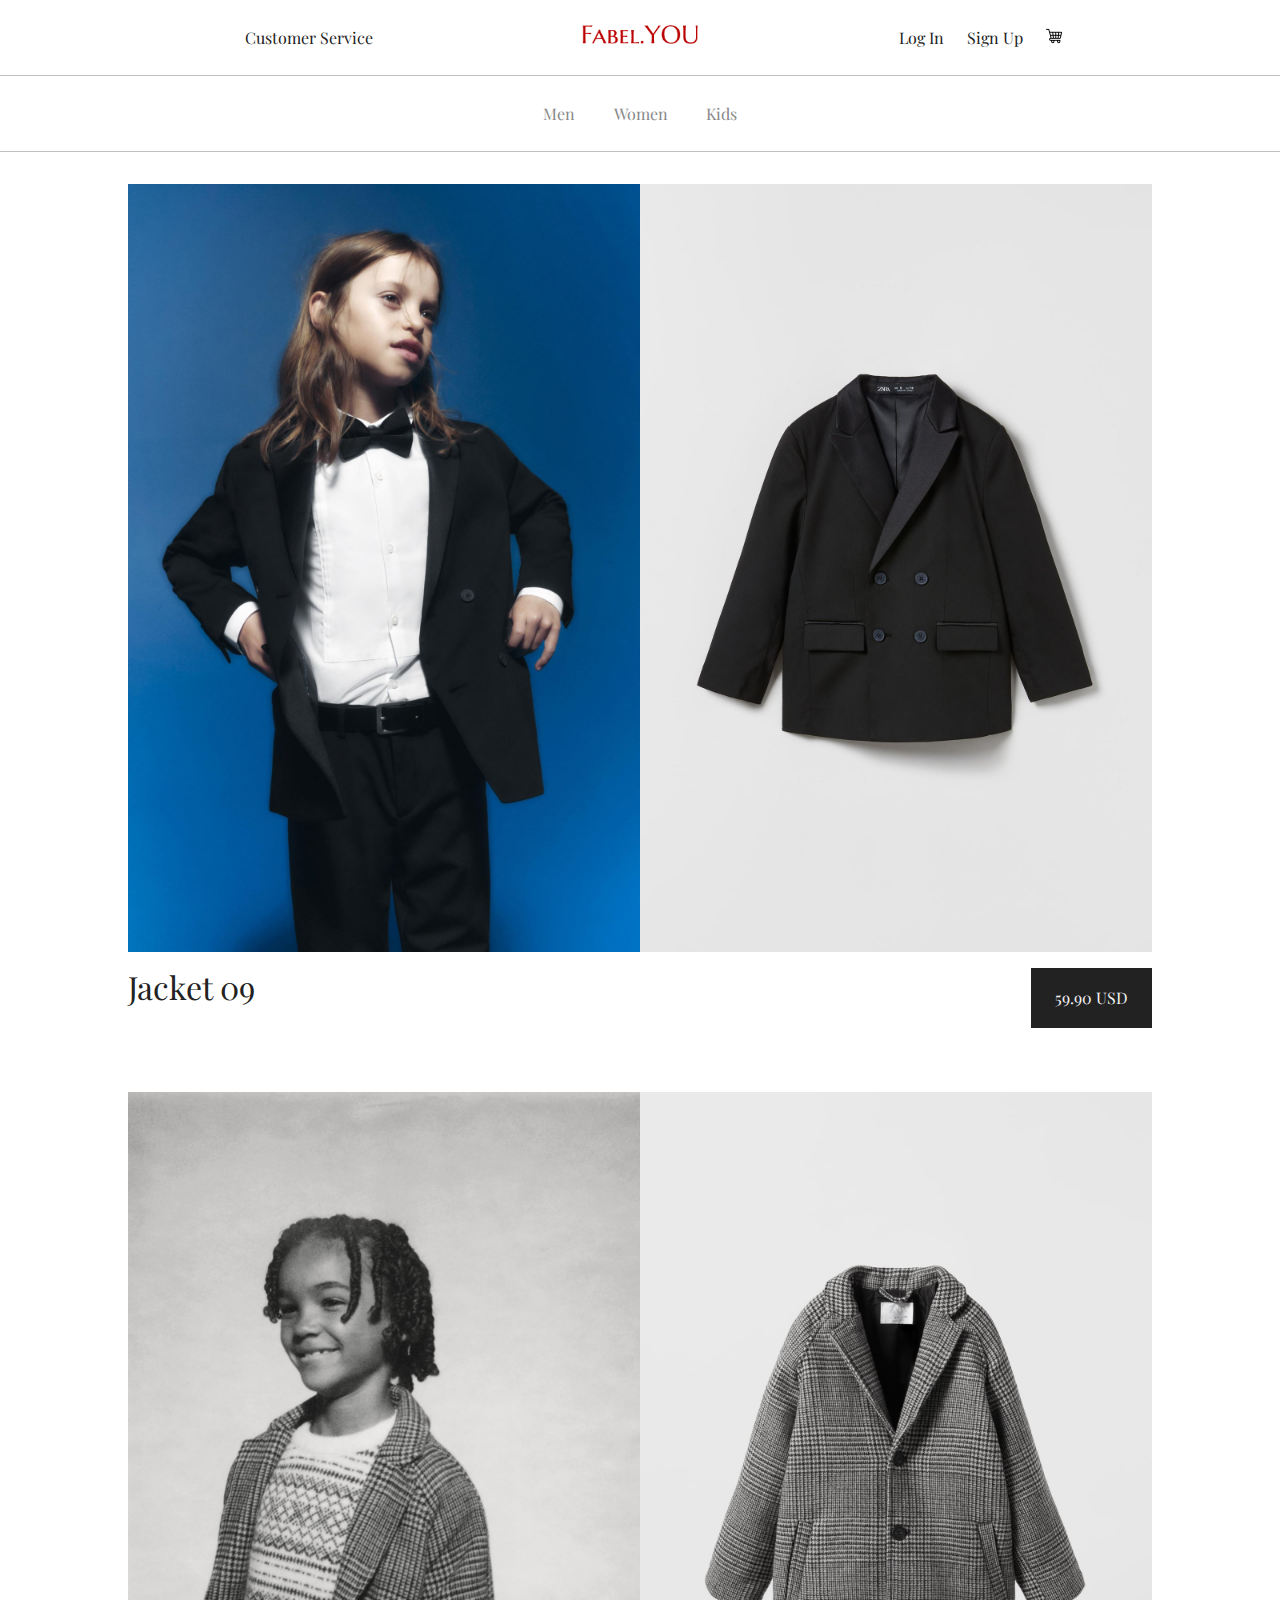
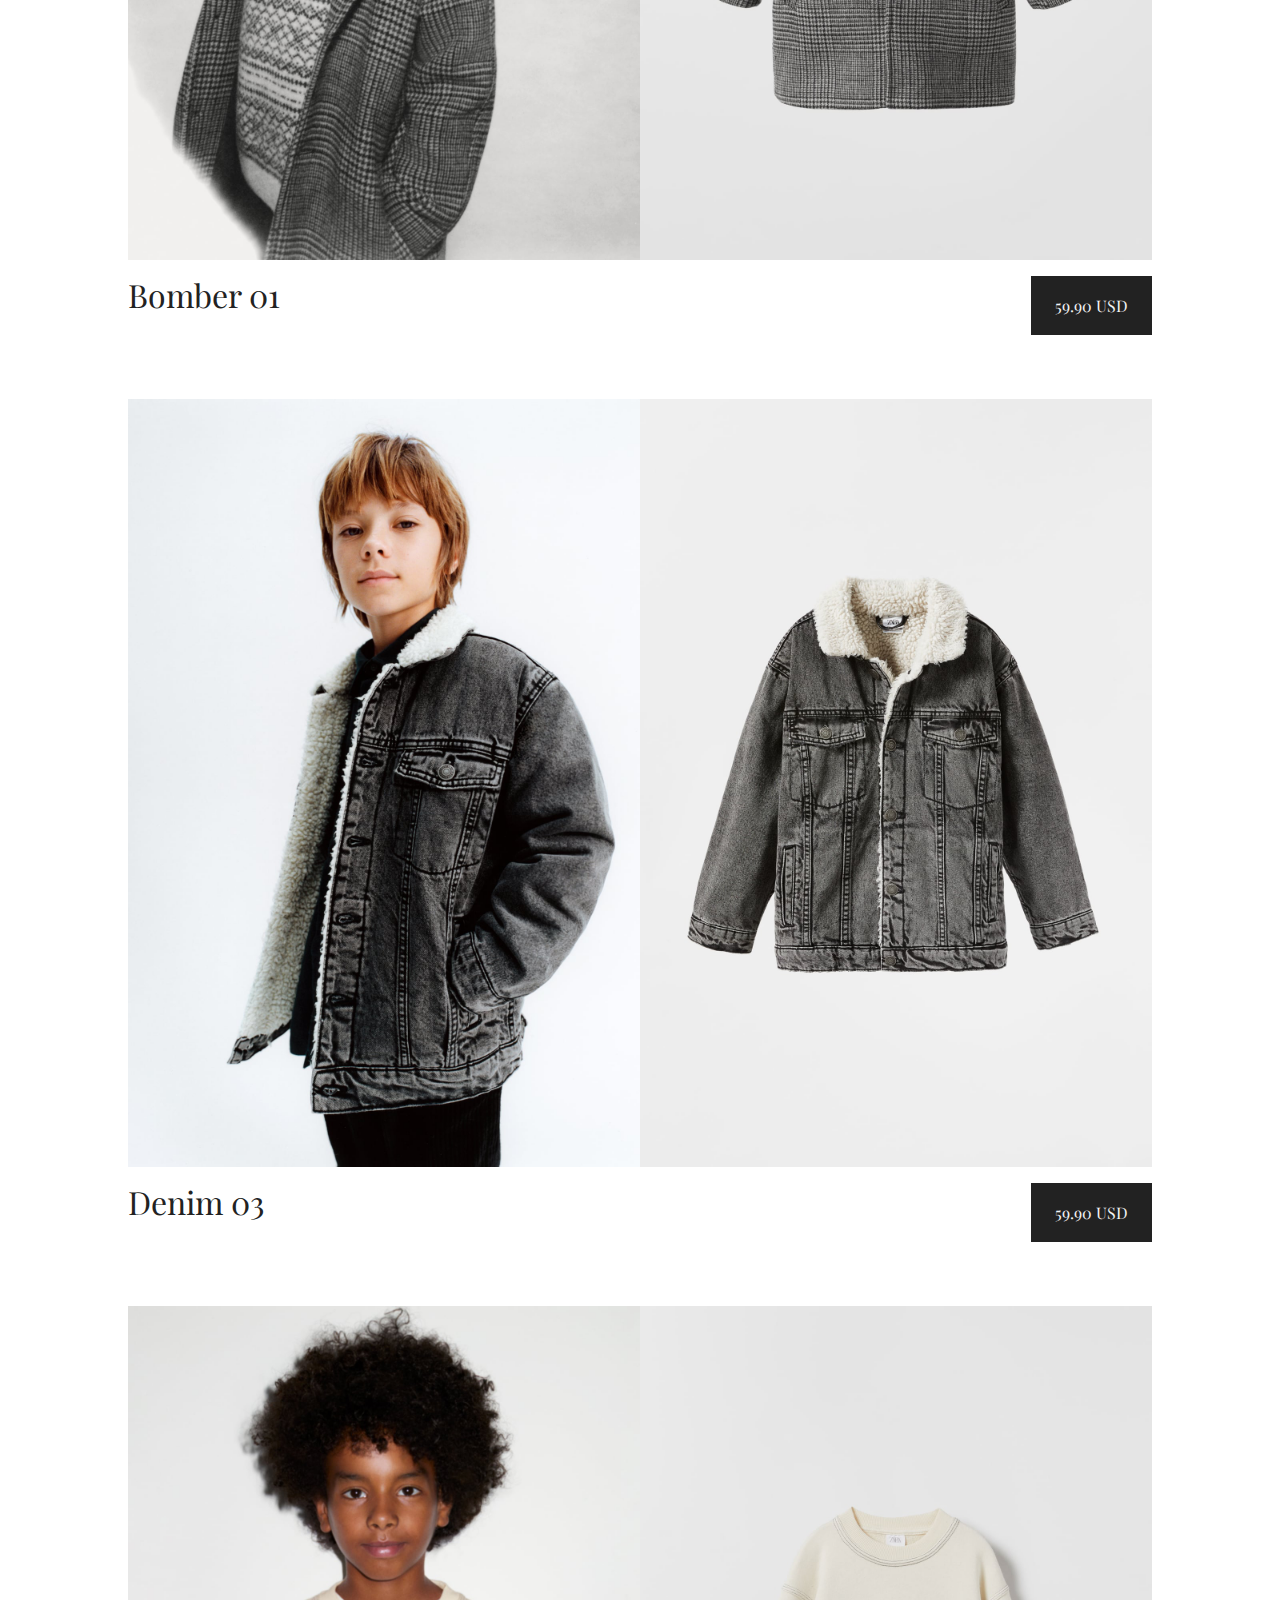
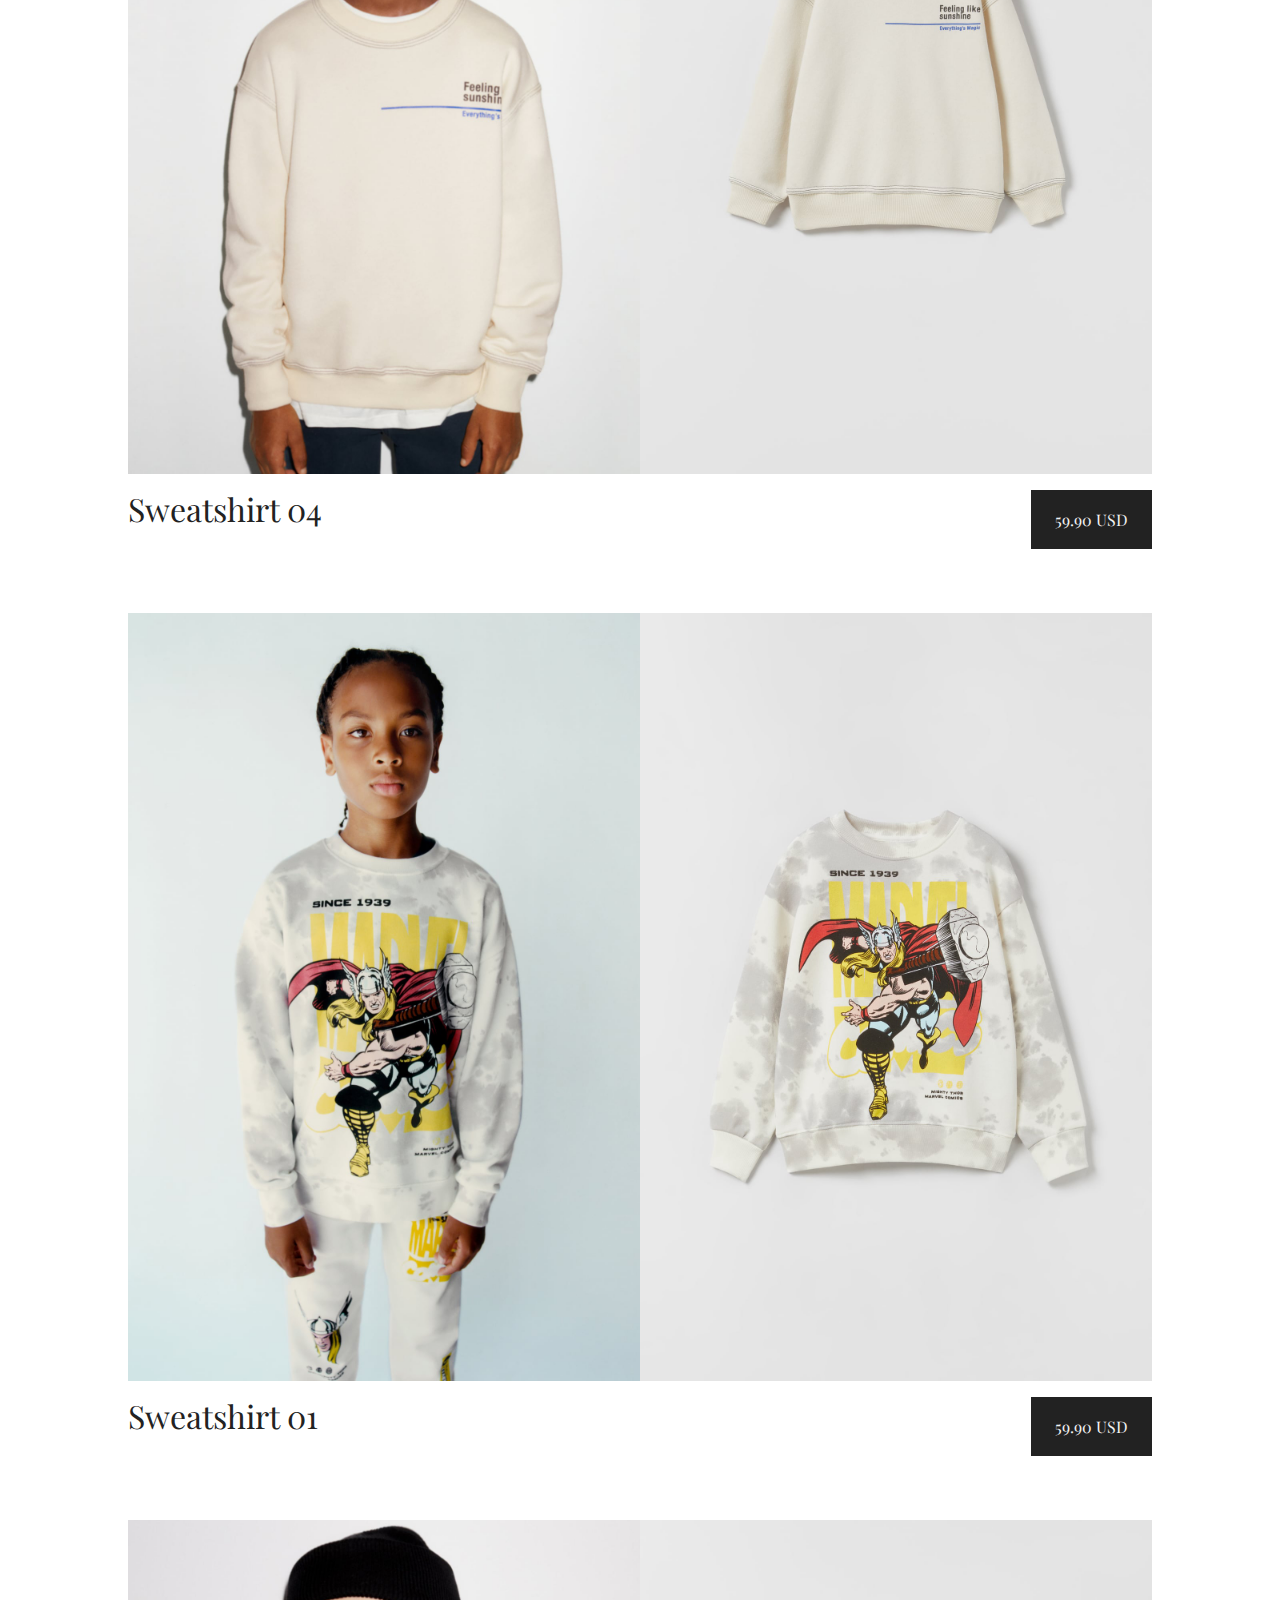
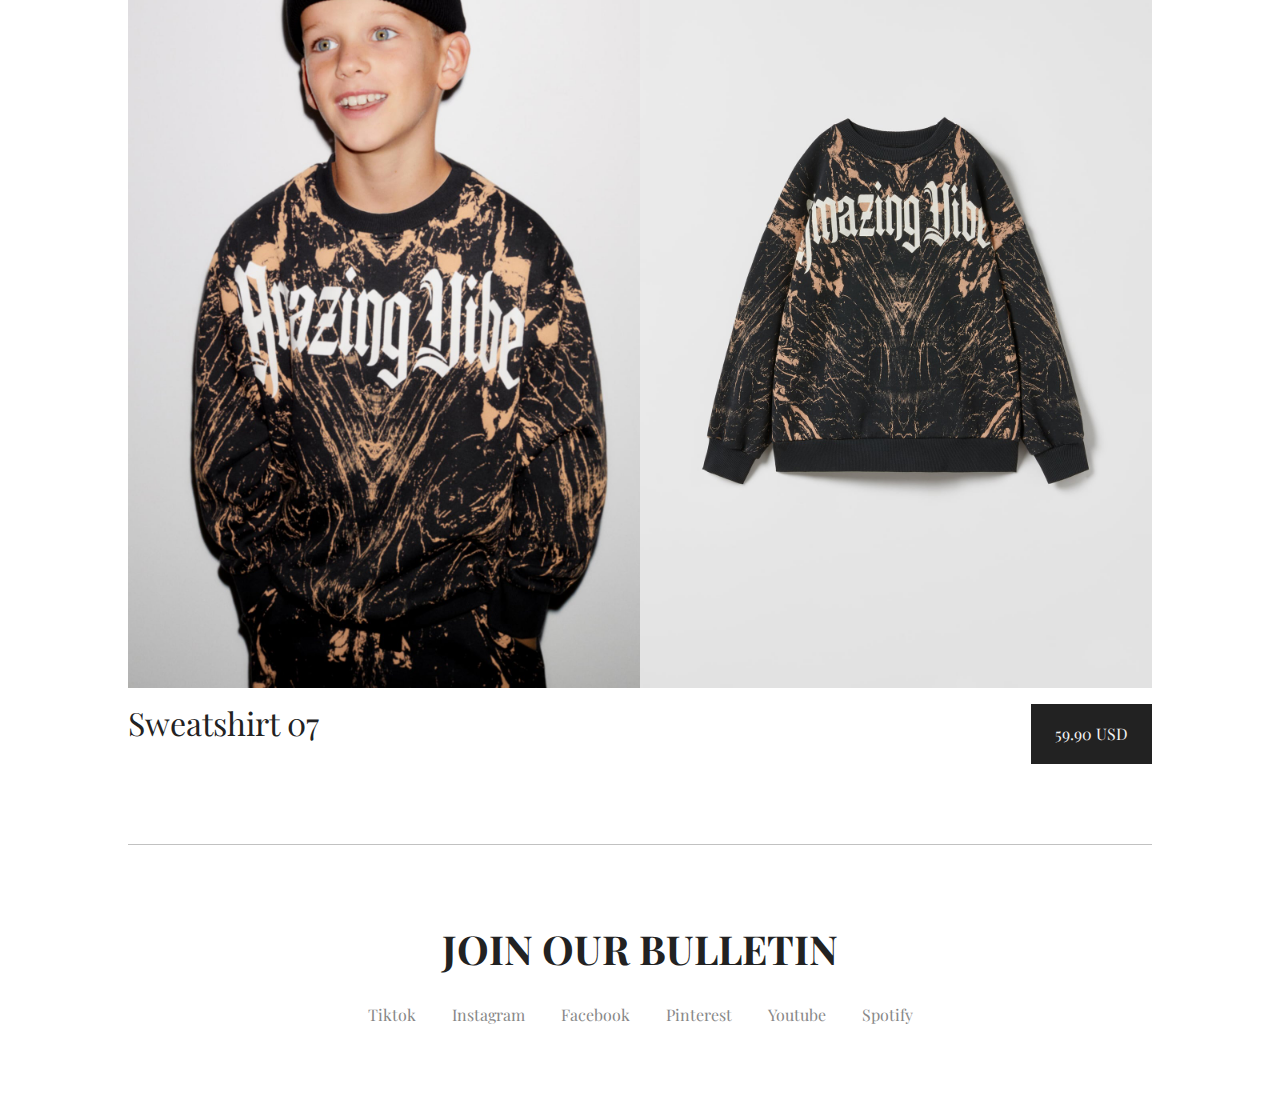
<file: kids.html>
<!DOCTYPE html>
<html lang="en">

<head>
    <meta charset="UTF-8">
    <meta http-equiv="X-UA-Compatible" content="IE=edge">
    <meta name="viewport" content="width=device-width, initial-scale=1.0">

    <link rel="stylesheet" href="style.css">
    <link rel="preconnect" href="https://fonts.googleapis.com">
    <link rel="preconnect" href="https://fonts.gstatic.com" crossorigin>
    <link
        href="https://fonts.googleapis.com/css2?family=IBM+Plex+Sans:ital,wght@0,300;0,500;0,700;1,300;1,500;1,700&family=Playfair+Display:ital,wght@0,400;0,600;0,700;0,800;1,400;1,600;1,700&display=swap"
        rel="stylesheet">
    <title>Fabel You</title>
</head>

<body>

    <nav class="navbar wrapper">
        <a href="#" class="navbar-link">Customer Service</a>
        <a href="index.html" class="navbar-logo"><img src="assets/logo.png" alt="logo"></a>
        <div class="navbar-action">
            <a href="#" class="navbar-action_link">Log In</a>
            <a href="#" class="navbar-action_link">Sign Up</a>
            <a href="#" class="navbar-action_link"><img src="assets/shopping-cart.png" alt="shopping-cart"></a>
        </div>
    </nav>

    <section class="option">
        <a href="men.html" class="option-links">Men</a>
        <a href="women.html" class="option-links">Women</a>
        <a href="kids.html" class="option-links">Kids</a>
    </section>

    <section class="gallery wrapper">
        <div class="gallery-item">
            <div class="gallery-item__image">
                <img src="assets/kids-jacket-01.jpeg" alt="image-one">
                <img src="assets/kids-jacket-02.jpeg" alt="image-two">
            </div>
            <div class="gallery-item__desc">
                <div class="gallery-item__title">Jacket 09</div>
                <a href="#" class="btn btn--black">59.90 USD</a>
            </div>
        </div>
        <div class="gallery-item">
            <div class="gallery-item__image">
                <img src="assets/kids-jacket-03.jpeg" alt="image-one">
                <img src="assets/kids-jacket-04.jpeg" alt="image-two">
            </div>
            <div class="gallery-item__desc">
                <div class="gallery-item__title">Bomber 01</div>
                <a href="#" class="btn btn--black">59.90 USD</a>
            </div>
        </div>
        <div class="gallery-item">
            <div class="gallery-item__image">
                <img src="assets/kids-jacket-05.jpeg" alt="image-one">
                <img src="assets/kids-jacket-06.jpeg" alt="image-two">
            </div>
            <div class="gallery-item__desc">
                <div class="gallery-item__title">Denim 03</div>
                <a href="#" class="btn btn--black">59.90 USD</a>
            </div>
        </div>
        <div class="gallery-item">
            <div class="gallery-item__image">
                <img src="assets/kids-sweat-01.jpeg" alt="image-one">
                <img src="assets/kids-sweat-02.jpeg" alt="image-two">
            </div>
            <div class="gallery-item__desc">
                <div class="gallery-item__title">Sweatshirt 04</div>
                <a href="#" class="btn btn--black">59.90 USD</a>
            </div>
        </div>
        <div class="gallery-item">
            <div class="gallery-item__image">
                <img src="assets/kids-sweat-03.jpeg" alt="image-one">
                <img src="assets/kids-sweat-04.jpeg" alt="image-two">
            </div>
            <div class="gallery-item__desc">
                <div class="gallery-item__title">Sweatshirt 01</div>
                <a href="#" class="btn btn--black">59.90 USD</a>
            </div>
        </div>
        <div class="gallery-item">
            <div class="gallery-item__image">
                <img src="assets/kids-sweat-05.jpeg" alt="image-one">
                <img src="assets/kids-sweat-06.jpeg" alt="image-two">
            </div>
            <div class="gallery-item__desc">
                <div class="gallery-item__title">Sweatshirt 07</div>
                <a href="#" class="btn btn--black">59.90 USD</a>
            </div>
        </div>
    </section>

    <footer class="footer">
        <h2 class="footer-title">Join Our Bulletin</h2>
        <div class="footer-link">
            <a href="#" class="footer-link__item">Tiktok</a>
            <a href="#" class="footer-link__item">Instagram</a>
            <a href="#" class="footer-link__item">Facebook</a>
            <a href="#" class="footer-link__item">Pinterest</a>
            <a href="#" class="footer-link__item">Youtube</a>
            <a href="#" class="footer-link__item">Spotify</a>
        </div>
    </footer>

</body>

</html>
</file>
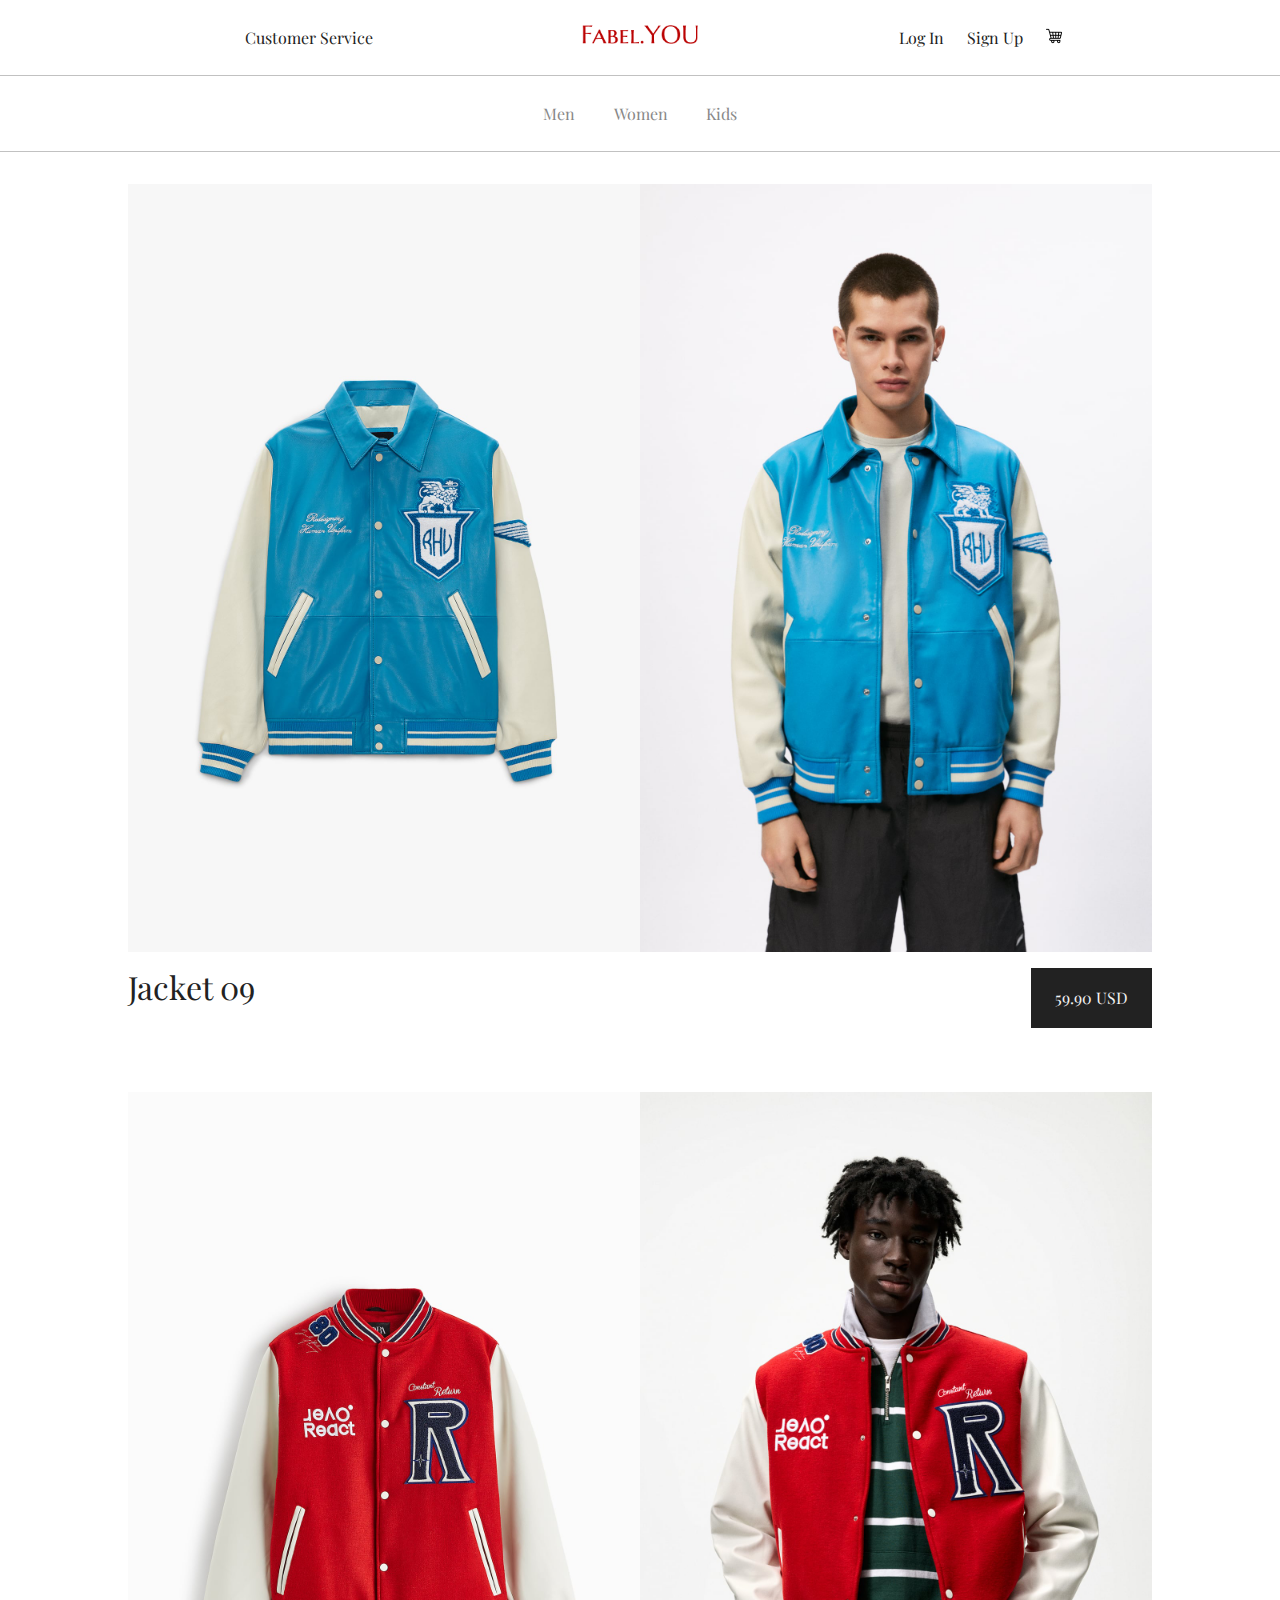
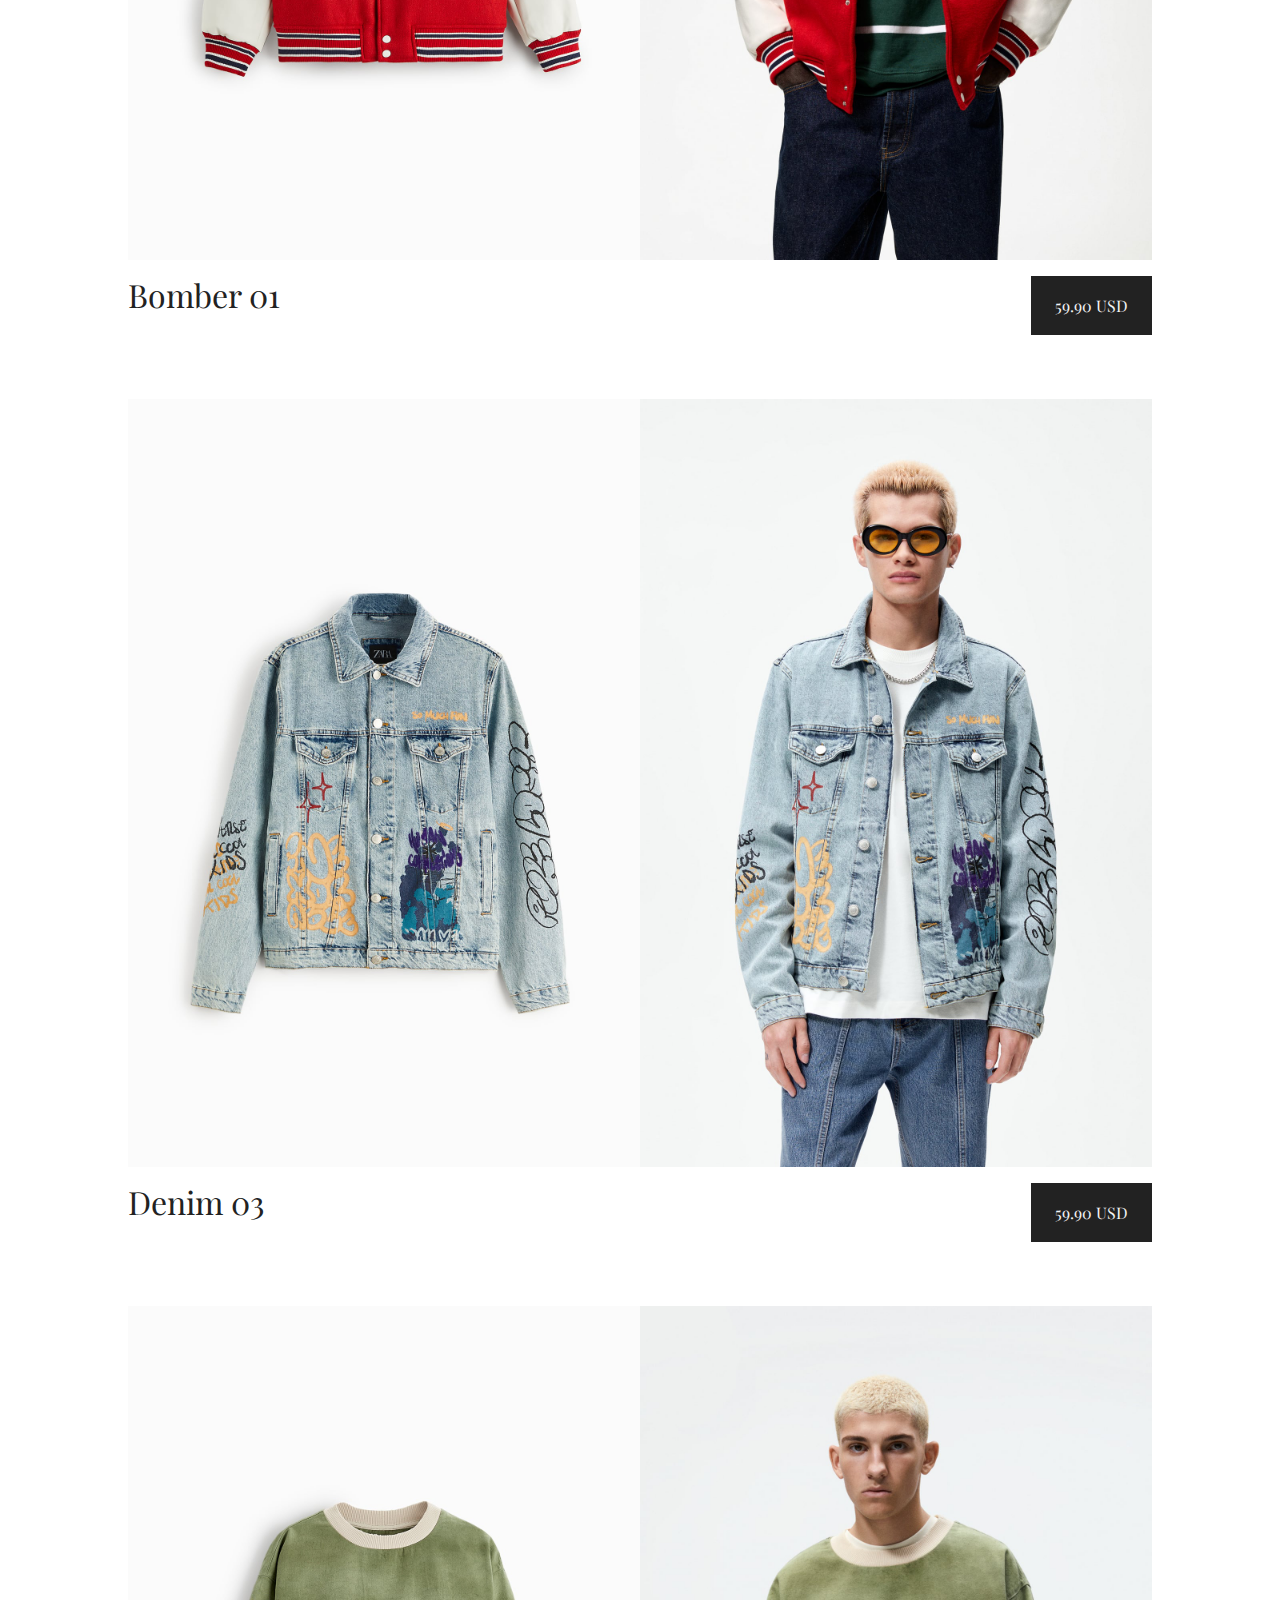
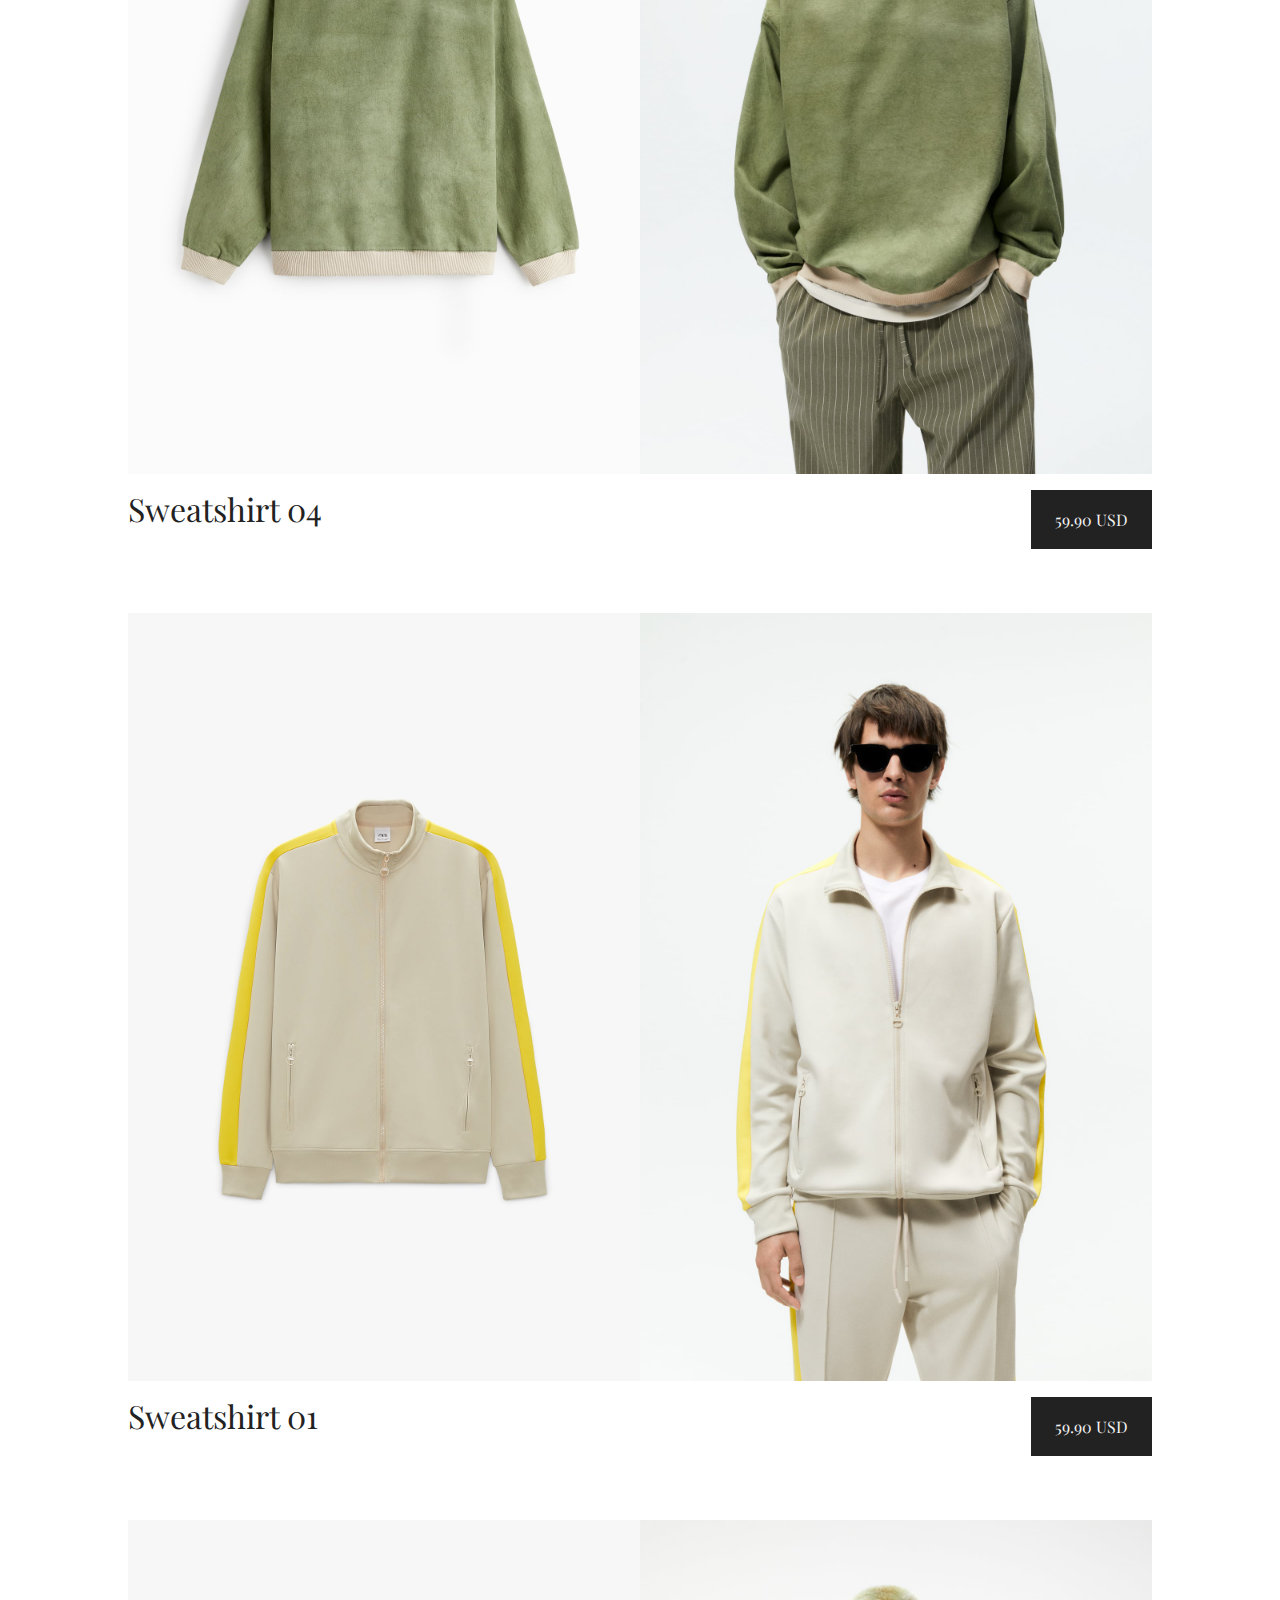
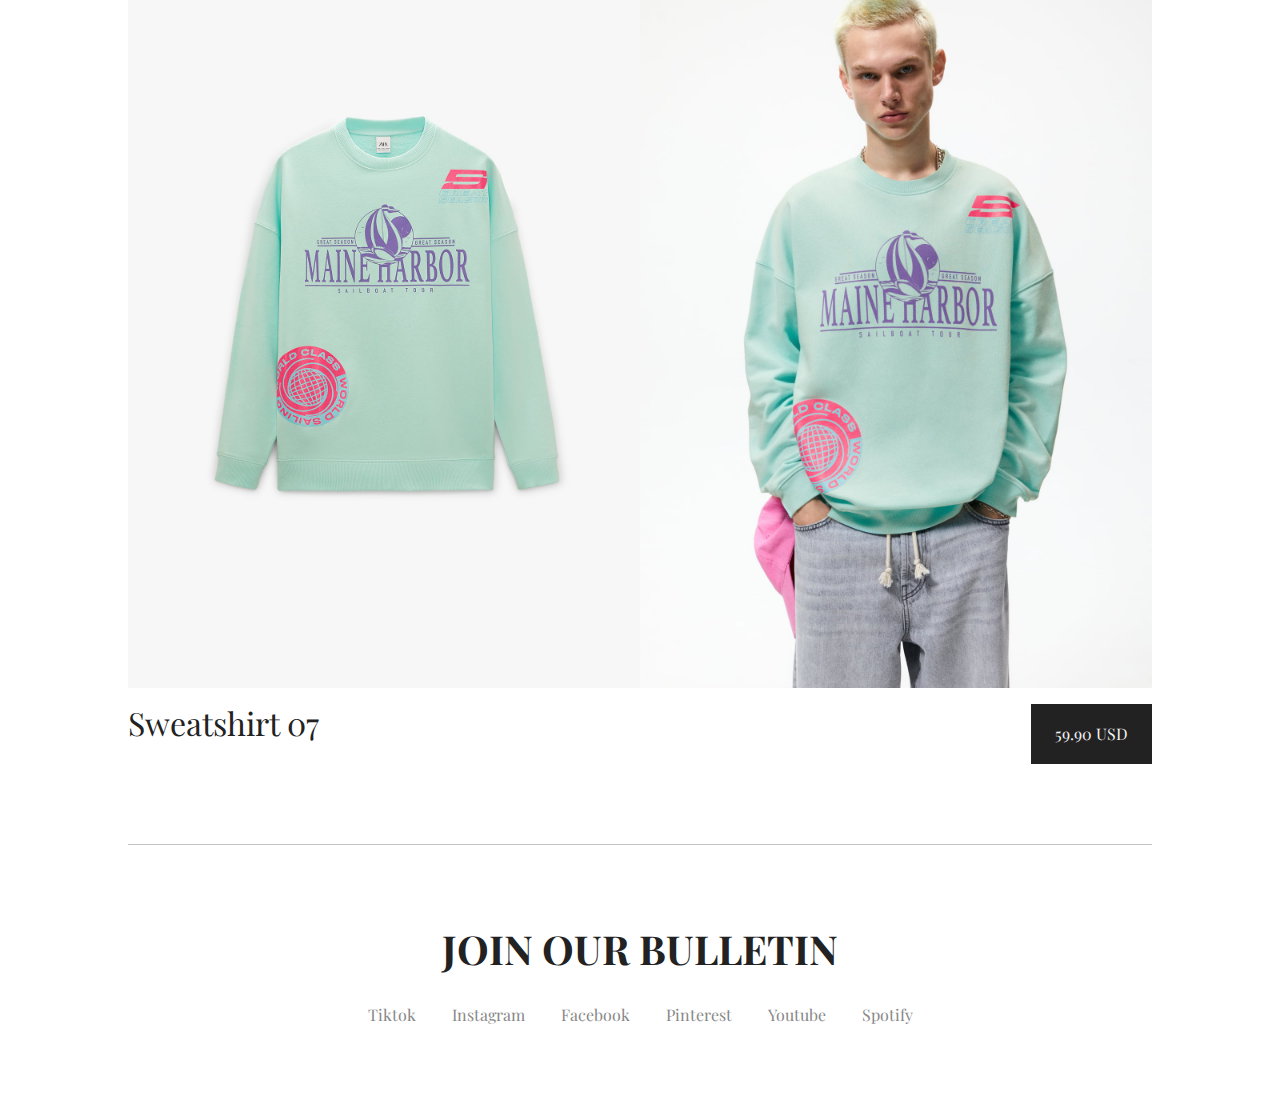
<file: men.html>
<!DOCTYPE html>
<html lang="en">

<head>
    <meta charset="UTF-8">
    <meta http-equiv="X-UA-Compatible" content="IE=edge">
    <meta name="viewport" content="width=device-width, initial-scale=1.0">

    <link rel="stylesheet" href="style.css">
    <link rel="preconnect" href="https://fonts.googleapis.com">
    <link rel="preconnect" href="https://fonts.gstatic.com" crossorigin>
    <link
        href="https://fonts.googleapis.com/css2?family=IBM+Plex+Sans:ital,wght@0,300;0,500;0,700;1,300;1,500;1,700&family=Playfair+Display:ital,wght@0,400;0,600;0,700;0,800;1,400;1,600;1,700&display=swap"
        rel="stylesheet">
    <title>Fabel You</title>
</head>

<body>

    <nav class="navbar wrapper">
        <a href="#" class="navbar-link">Customer Service</a>
        <a href="index.html" class="navbar-logo"><img src="assets/logo.png" alt="logo"></a>
        <div class="navbar-action">
            <a href="#" class="navbar-action_link">Log In</a>
            <a href="#" class="navbar-action_link">Sign Up</a>
            <a href="#" class="navbar-action_link"><img src="assets/shopping-cart.png" alt="shopping-cart"></a>
        </div>
    </nav>

    <section class="option">
        <a href="men.html" class="option-links">Men</a>
        <a href="women.html" class="option-links">Women</a>
        <a href="kids.html" class="option-links">Kids</a>
    </section>

    <section class="gallery wrapper">
        <div class="gallery-item">
            <div class="gallery-item__image">
                <img src="assets/jacket-01.jpeg" alt="image-one">
                <img src="assets/jacket-02.jpeg" alt="image-two">
            </div>
            <div class="gallery-item__desc">
                <div class="gallery-item__title">Jacket 09</div>
                <a href="#" class="btn btn--black">59.90 USD</a>
            </div>
        </div>
        <div class="gallery-item">
            <div class="gallery-item__image">
                <img src="assets/jacket-03.jpeg" alt="image-one">
                <img src="assets/jacket-04.jpeg" alt="image-two">
            </div>
            <div class="gallery-item__desc">
                <div class="gallery-item__title">Bomber 01</div>
                <a href="#" class="btn btn--black">59.90 USD</a>
            </div>
        </div>
        <div class="gallery-item">
            <div class="gallery-item__image">
                <img src="assets/jacket-05.jpeg" alt="image-one">
                <img src="assets/jacket-06.jpeg" alt="image-two">
            </div>
            <div class="gallery-item__desc">
                <div class="gallery-item__title">Denim 03</div>
                <a href="#" class="btn btn--black">59.90 USD</a>
            </div>
        </div>
        <div class="gallery-item">
            <div class="gallery-item__image">
                <img src="assets/sweat-01.jpeg" alt="image-one">
                <img src="assets/sweat-02.jpeg" alt="image-two">
            </div>
            <div class="gallery-item__desc">
                <div class="gallery-item__title">Sweatshirt 04</div>
                <a href="#" class="btn btn--black">59.90 USD</a>
            </div>
        </div>
        <div class="gallery-item">
            <div class="gallery-item__image">
                <img src="assets/sweat-03.jpeg" alt="image-one">
                <img src="assets/sweat-04.jpeg" alt="image-two">
            </div>
            <div class="gallery-item__desc">
                <div class="gallery-item__title">Sweatshirt 01</div>
                <a href="#" class="btn btn--black">59.90 USD</a>
            </div>
        </div>
        <div class="gallery-item">
            <div class="gallery-item__image">
                <img src="assets/sweat-05.jpeg" alt="image-one">
                <img src="assets/sweat-06.jpeg" alt="image-two">
            </div>
            <div class="gallery-item__desc">
                <div class="gallery-item__title">Sweatshirt 07</div>
                <a href="#" class="btn btn--black">59.90 USD</a>
            </div>
        </div>
    </section>

    <footer class="footer">
        <h2 class="footer-title">Join Our Bulletin</h2>
        <div class="footer-link">
            <a href="#" class="footer-link__item">Tiktok</a>
            <a href="#" class="footer-link__item">Instagram</a>
            <a href="#" class="footer-link__item">Facebook</a>
            <a href="#" class="footer-link__item">Pinterest</a>
            <a href="#" class="footer-link__item">Youtube</a>
            <a href="#" class="footer-link__item">Spotify</a>
        </div>
    </footer>

</body>

</html>
</file>
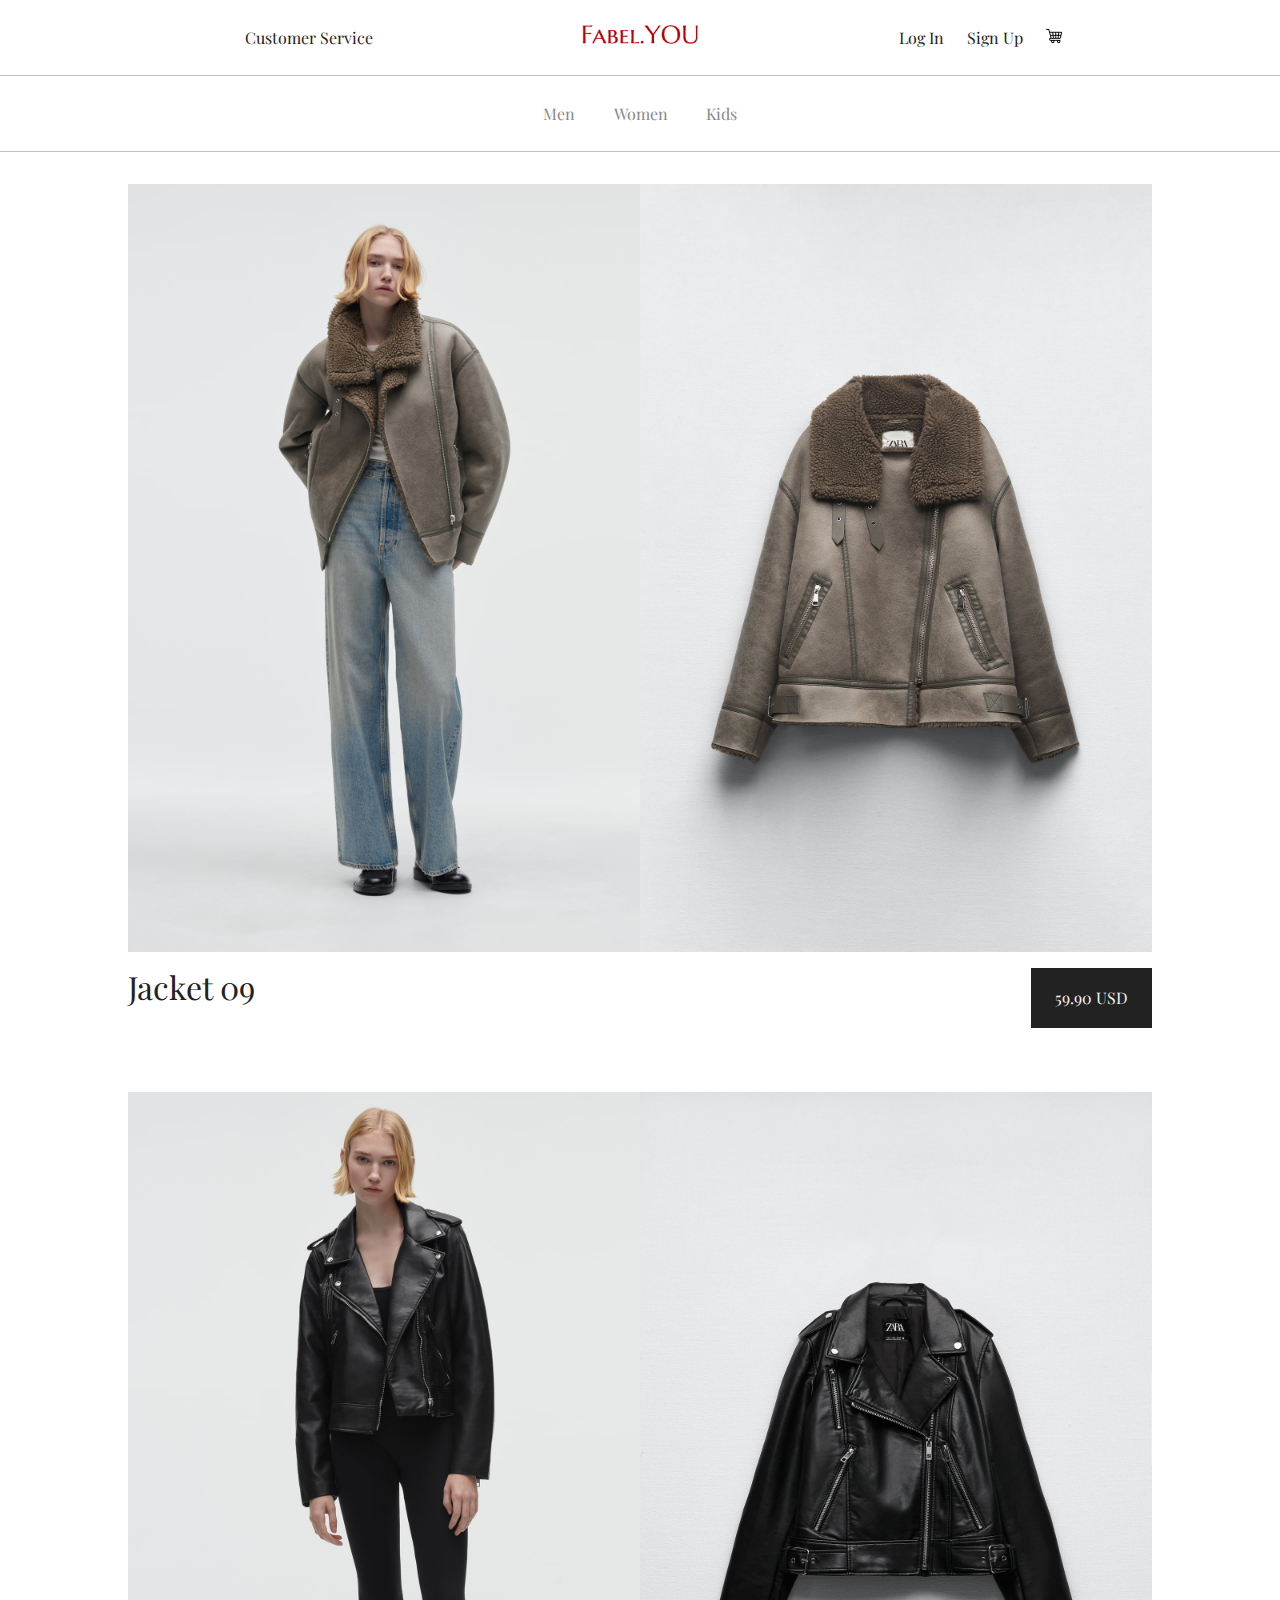
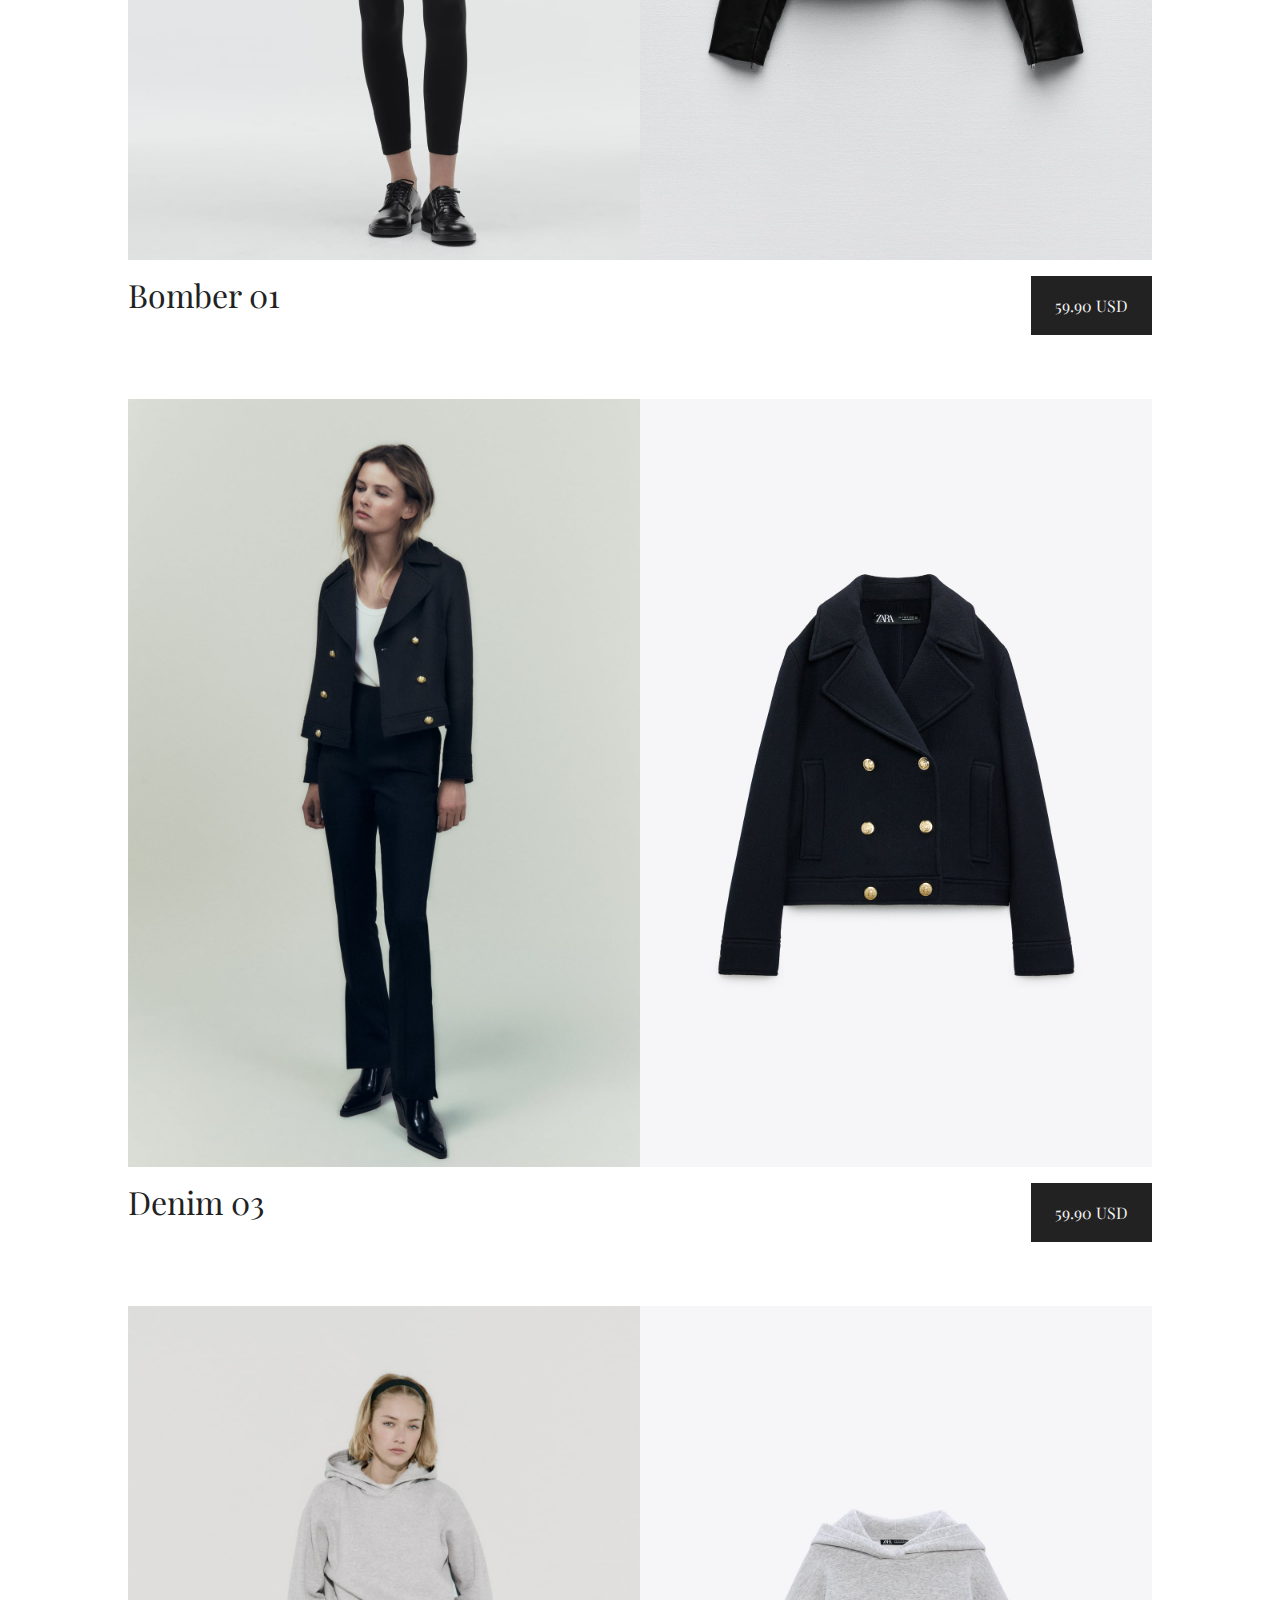
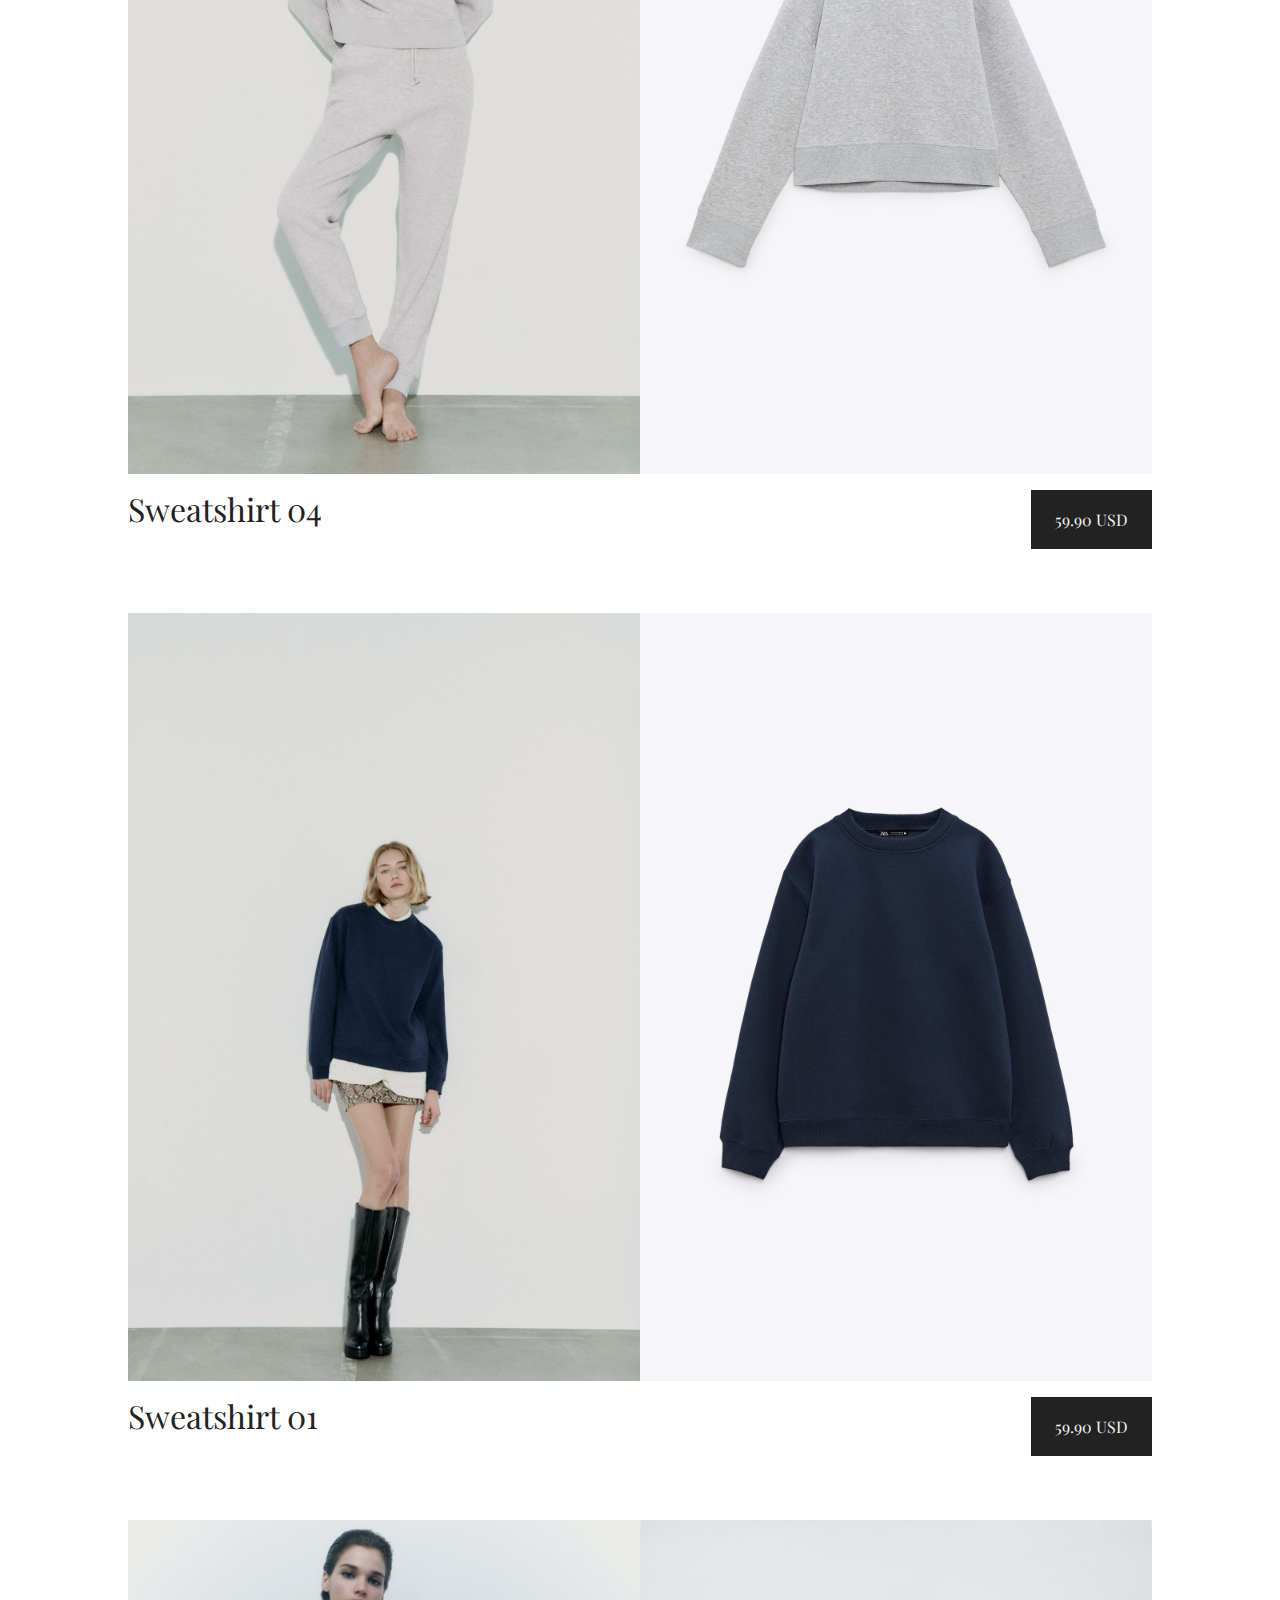
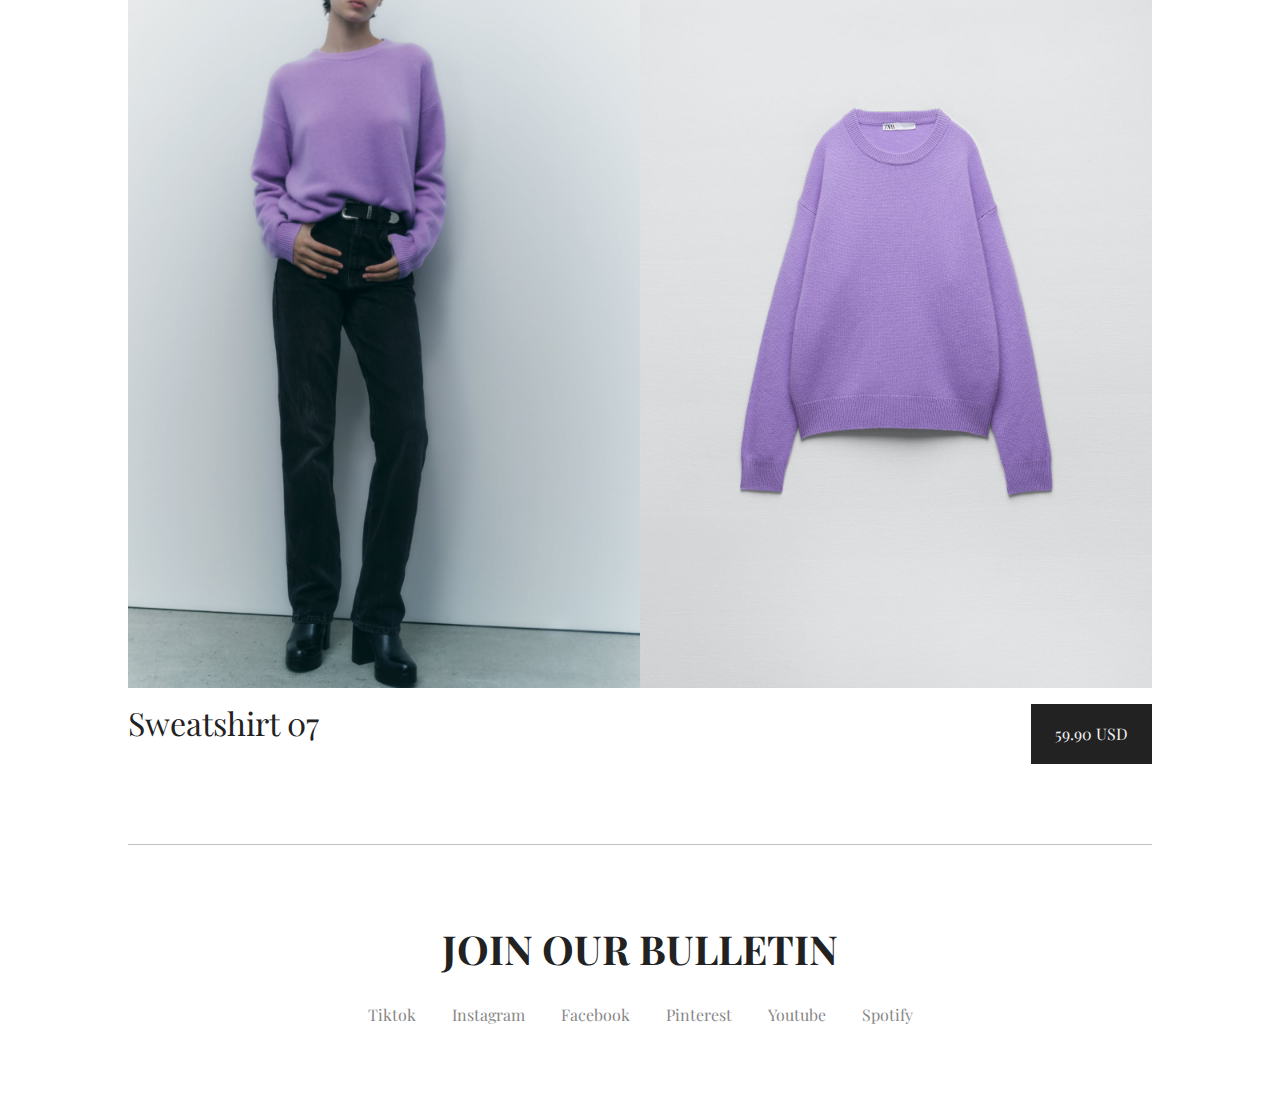
<file: women.html>
<!DOCTYPE html>
<html lang="en">

<head>
    <meta charset="UTF-8">
    <meta http-equiv="X-UA-Compatible" content="IE=edge">
    <meta name="viewport" content="width=device-width, initial-scale=1.0">

    <link rel="stylesheet" href="style.css">
    <link rel="preconnect" href="https://fonts.googleapis.com">
    <link rel="preconnect" href="https://fonts.gstatic.com" crossorigin>
    <link
        href="https://fonts.googleapis.com/css2?family=IBM+Plex+Sans:ital,wght@0,300;0,500;0,700;1,300;1,500;1,700&family=Playfair+Display:ital,wght@0,400;0,600;0,700;0,800;1,400;1,600;1,700&display=swap"
        rel="stylesheet">
    <title>Fabel You</title>
</head>

<body>

    <nav class="navbar wrapper">
        <a href="#" class="navbar-link">Customer Service</a>
        <a href="index.html" class="navbar-logo"><img src="assets/logo.png" alt="logo"></a>
        <div class="navbar-action">
            <a href="#" class="navbar-action_link">Log In</a>
            <a href="#" class="navbar-action_link">Sign Up</a>
            <a href="#" class="navbar-action_link"><img src="assets/shopping-cart.png" alt="shopping-cart"></a>
        </div>
    </nav>

    <section class="option">
        <a href="men.html" class="option-links">Men</a>
        <a href="women.html" class="option-links">Women</a>
        <a href="kids.html" class="option-links">Kids</a>
    </section>

    <section class="gallery wrapper">
        <div class="gallery-item">
            <div class="gallery-item__image">
                <img src="assets/women-jacket-01.jpeg" alt="image-one">
                <img src="assets/women-jacket-02.jpeg" alt="image-two">
            </div>
            <div class="gallery-item__desc">
                <div class="gallery-item__title">Jacket 09</div>
                <a href="#" class="btn btn--black">59.90 USD</a>
            </div>
        </div>
        <div class="gallery-item">
            <div class="gallery-item__image">
                <img src="assets/women-jacket-03.jpeg" alt="image-one">
                <img src="assets/women-jacket-04.jpeg" alt="image-two">
            </div>
            <div class="gallery-item__desc">
                <div class="gallery-item__title">Bomber 01</div>
                <a href="#" class="btn btn--black">59.90 USD</a>
            </div>
        </div>
        <div class="gallery-item">
            <div class="gallery-item__image">
                <img src="assets/women-jacket-05.jpeg" alt="image-one">
                <img src="assets/women-jacket-06.jpeg" alt="image-two">
            </div>
            <div class="gallery-item__desc">
                <div class="gallery-item__title">Denim 03</div>
                <a href="#" class="btn btn--black">59.90 USD</a>
            </div>
        </div>
        <div class="gallery-item">
            <div class="gallery-item__image">
                <img src="assets/women-sweat-01.jpeg" alt="image-one">
                <img src="assets/women-sweat-02.jpeg" alt="image-two">
            </div>
            <div class="gallery-item__desc">
                <div class="gallery-item__title">Sweatshirt 04</div>
                <a href="#" class="btn btn--black">59.90 USD</a>
            </div>
        </div>
        <div class="gallery-item">
            <div class="gallery-item__image">
                <img src="assets/women-sweat-03.jpeg" alt="image-one">
                <img src="assets/women-sweat-04.jpeg" alt="image-two">
            </div>
            <div class="gallery-item__desc">
                <div class="gallery-item__title">Sweatshirt 01</div>
                <a href="#" class="btn btn--black">59.90 USD</a>
            </div>
        </div>
        <div class="gallery-item">
            <div class="gallery-item__image">
                <img src="assets/women-sweat-05.jpeg" alt="image-one">
                <img src="assets/women-sweat-06.jpeg" alt="image-two">
            </div>
            <div class="gallery-item__desc">
                <div class="gallery-item__title">Sweatshirt 07</div>
                <a href="#" class="btn btn--black">59.90 USD</a>
            </div>
        </div>
    </section>

    <footer class="footer">
        <h2 class="footer-title">Join Our Bulletin</h2>
        <div class="footer-link">
            <a href="#" class="footer-link__item">Tiktok</a>
            <a href="#" class="footer-link__item">Instagram</a>
            <a href="#" class="footer-link__item">Facebook</a>
            <a href="#" class="footer-link__item">Pinterest</a>
            <a href="#" class="footer-link__item">Youtube</a>
            <a href="#" class="footer-link__item">Spotify</a>
        </div>
    </footer>

</body>

</html>
</file>
<file: style.css>
:root {
  --color-black: #222;
}

/*  
    0 - 600px: phone
    600-900px: tablet potrait
    900-1200px: tablet landscape
    [1200-1800px]: normal width
    1800px+: big desktop

    $breakpoint argument choices:
    - phone
    - tab-port
    - tab-land
    - big-desktop

    Order: Base + typography > general layout + grid > page layout > components.
*/
* {
  margin: 0;
  padding: 0;
  box-sizing: border-box;
}

html,
body {
  line-height: 1.7;
  font-family: "Playfair Display", serif;
  color: var(--color-black);
}

html {
  font-size: 100%;
}

.wrapper {
  width: 80vw;
  margin: 0 10vw;
}

.btn {
  padding: 1rem 1.5rem;
  text-decoration: none;
  text-align: center;
}
.btn--white {
  color: #222;
  background-color: #f2f2f2;
}
.btn--white:hover {
  background-color: #ddd;
}
.btn--black {
  color: #f2f2f2;
  background-color: #222;
}
.btn--black:hover {
  background-color: #444;
}

.navbar {
  display: grid;
  grid-template-columns: repeat(3, 1fr);
  justify-items: center;
  align-items: center;
  padding: 1.5rem 1rem;
}
@media only screen and (max-width: 37.5em) {
  .navbar {
    display: flex;
    flex-direction: column;
  }
}
.navbar-link {
  text-decoration: none;
  color: inherit;
}
.navbar-link:hover {
  font-weight: 600;
}
@media only screen and (max-width: 37.5em) {
  .navbar-link {
    margin-bottom: 1rem;
  }
}
@media only screen and (max-width: 37.5em) {
  .navbar-logo {
    order: -1;
    margin-bottom: 1rem;
  }
}
.navbar-logo img {
  height: 1.2rem;
}
.navbar-action_link {
  margin-left: 1.2rem;
  text-decoration: none;
  color: inherit;
}
.navbar-action_link:hover {
  font-weight: 600;
}
.navbar-action_link img {
  width: 1rem;
}

.option {
  display: flex;
  justify-content: center;
  border-top: rgba(51, 51, 51, 0.3) solid 1px;
  border-bottom: rgba(51, 51, 51, 0.3) solid 1px;
}
.option-links {
  margin: 0 1.2rem;
  text-decoration: none;
  color: #888;
  padding: 1.5rem 0;
}
.option-links:hover {
  text-decoration: underline;
}

@keyframes slidy {
  0% {
    left: 0%;
  }
  20% {
    left: 0%;
  }
  25% {
    left: -100%;
  }
  45% {
    left: -100%;
  }
  50% {
    left: -200%;
  }
  70% {
    left: -200%;
  }
  75% {
    left: -300%;
  }
  95% {
    left: -300%;
  }
  100% {
    left: -400%;
  }
}
div#captioned-gallery {
  width: 100%;
  overflow: hidden;
  margin-bottom: 3rem;
}

figure.slider {
  position: relative;
  width: 500%;
  font-size: 0;
  animation: 15s slidy infinite;
}

figure.slider figure {
  width: 20%;
  height: auto;
  display: inline-block;
  position: inherit;
}

figure.slider img {
  width: 100%;
  height: auto;
}

.discount {
  background-color: #222;
  color: #f2f2f2;
  padding: 3rem 3.5rem;
  border-radius: 0.5rem;
  line-height: 1.2;
  margin-bottom: 3rem;
  display: flex;
  flex-direction: column;
  align-items: center;
}
.discount-amount {
  font-size: 4rem;
  margin-bottom: 1rem;
  text-align: center;
  line-height: 1;
}
@media only screen and (max-width: 37.5em) {
  .discount-amount {
    margin-bottom: 1.2rem;
  }
}
@media only screen and (max-width: 37.5em) {
  .discount-title {
    margin-bottom: 1.2rem;
  }
}
.discount-subtitle {
  text-align: center;
}

.collection {
  width: 100vw;
  height: 80vh;
  padding: 0 7rem;
  background-repeat: no-repeat;
  background-position: center;
  background-size: cover;
  display: flex;
  flex-direction: column;
  justify-content: center;
}
.collection-title {
  color: #f2f2f2;
  font-size: 3rem;
  margin-bottom: 0.5rem;
}
@media only screen and (max-width: 37.5em) {
  .collection-title {
    margin: 0;
    text-align: center;
  }
}
.collection--1 {
  background-image: linear-gradient(to right, rgba(51, 51, 51, 0.1) 50%, #333333 100%), url("https://images.unsplash.com/photo-1496747611176-843222e1e57c?ixlib=rb-4.0.3&ixid=MnwxMjA3fDB8MHxwaG90by1wYWdlfHx8fGVufDB8fHx8&auto=format&fit=crop&w=2073&q=80");
  align-items: flex-end;
}
@media only screen and (max-width: 37.5em) {
  .collection--1 {
    background-image: linear-gradient(to top, rgba(51, 51, 51, 0.5) 50%, #333333 100%), url("https://images.unsplash.com/photo-1496747611176-843222e1e57c?ixlib=rb-4.0.3&ixid=MnwxMjA3fDB8MHxwaG90by1wYWdlfHx8fGVufDB8fHx8&auto=format&fit=crop&w=2073&q=80");
    align-items: center;
  }
}
.collection--2 {
  background-image: linear-gradient(to left, rgba(51, 51, 51, 0.1) 50%, #333333 100%), url("https://images.unsplash.com/photo-1494228766058-1430438d10fc?ixlib=rb-4.0.3&ixid=MnwxMjA3fDB8MHxwaG90by1wYWdlfHx8fGVufDB8fHx8&auto=format&fit=crop&w=2073&q=80");
  align-items: flex-start;
}
@media only screen and (max-width: 37.5em) {
  .collection--2 {
    background-image: linear-gradient(to top, rgba(51, 51, 51, 0.5) 50%, #333333 100%), url("https://images.unsplash.com/photo-1494228766058-1430438d10fc?ixlib=rb-4.0.3&ixid=MnwxMjA3fDB8MHxwaG90by1wYWdlfHx8fGVufDB8fHx8&auto=format&fit=crop&w=2073&q=80");
    align-items: center;
  }
}
.collection--3 {
  background-image: linear-gradient(to right, rgba(51, 51, 51, 0.1) 50%, #333333 100%), url("https://images.unsplash.com/photo-1629532599813-141ef98cc1a0?ixlib=rb-4.0.3&ixid=MnwxMjA3fDB8MHxwaG90by1wYWdlfHx8fGVufDB8fHx8&auto=format&fit=crop&w=2070&q=80");
  align-items: flex-end;
}
@media only screen and (max-width: 37.5em) {
  .collection--3 {
    background-image: linear-gradient(to top, rgba(51, 51, 51, 0.5) 50%, #333333 100%), url("https://images.unsplash.com/photo-1629532599813-141ef98cc1a0?ixlib=rb-4.0.3&ixid=MnwxMjA3fDB8MHxwaG90by1wYWdlfHx8fGVufDB8fHx8&auto=format&fit=crop&w=2070&q=80");
    align-items: center;
  }
}

.footer {
  padding: 5rem 4rem;
  line-height: 1.2;
  display: flex;
  flex-direction: column;
  align-items: center;
}
.footer-title {
  font-size: 2.5rem;
  font-weight: 700;
  margin-bottom: 2rem;
  text-transform: uppercase;
  text-align: center;
}
@media only screen and (max-width: 37.5em) {
  .footer-link {
    display: flex;
    justify-content: center;
    align-items: center;
    flex-wrap: wrap;
  }
}
.footer-link__item {
  margin: 0 1rem;
  text-decoration: none;
  color: #888;
  font-weight: 300;
}
.footer-link__item:hover {
  text-decoration: underline;
}

.gallery {
  display: grid;
  grid-template-columns: repeat(auto-fill, minmax(500px, 1fr));
  gap: 2rem;
  margin-top: 2rem;
  padding-bottom: 3rem;
  border-bottom: rgba(51, 51, 51, 0.3) solid 1px;
}
@media only screen and (max-width: 37.5em) {
  .gallery {
    grid-template-columns: repeat(auto-fill, minmax(200px, 1fr));
  }
}
.gallery-item {
  margin-bottom: 2rem;
}
.gallery-item__image {
  display: grid;
  grid-template-columns: repeat(2, 1fr);
  margin-bottom: 1rem;
}
.gallery-item__image img {
  width: 100%;
}
.gallery-item__desc {
  display: flex;
  justify-content: space-between;
}
.gallery-item__title {
  font-size: 2rem;
  line-height: 1.2;
}
.gallery-item__price {
  padding: 1rem 1.5rem;
  background-color: #222;
  color: #f2f2f2;
}

/*# sourceMappingURL=style.css.map */
</file>
